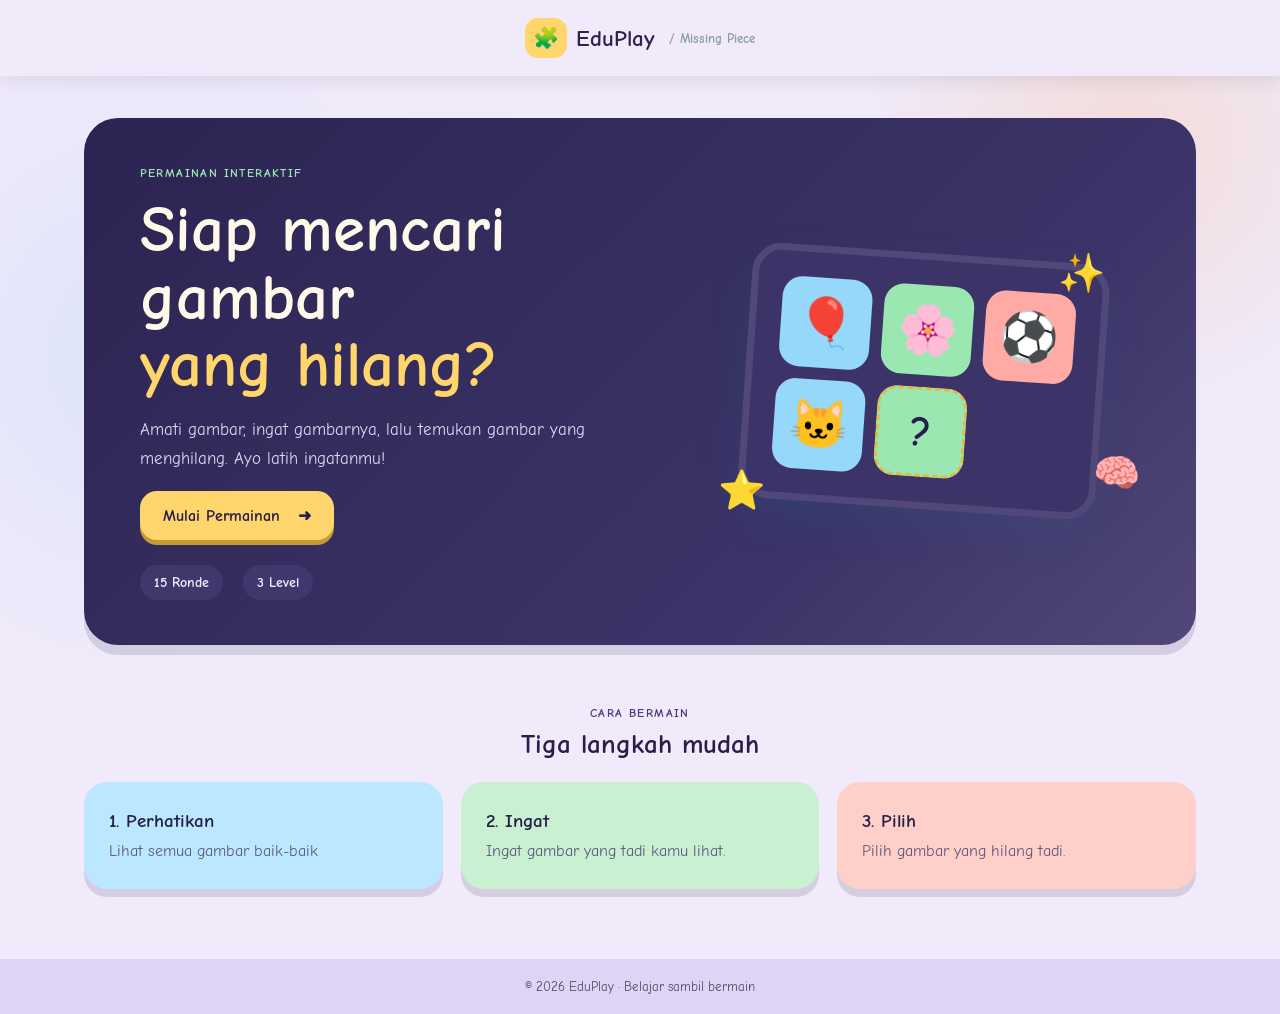
<file: index.html>
<!DOCTYPE html>
<html lang="id">
<head>
    <meta charset="UTF-8">
    <meta name="viewport" content="width=device-width, initial-scale=1.0">
    <title>EduPlay - Missing Piece</title>

    <link rel="preconnect" href="https://fonts.googleapis.com">
    <link rel="preconnect" href="https://fonts.gstatic.com" crossorigin>
    <link href="https://fonts.googleapis.com/css2?family=Comic+Neue:wght@400;700&display=swap" rel="stylesheet">

    <link rel="stylesheet" href="style.css">
</head>
<body>
  <header class="topbar">
    <div class="brand"><span class="brand-icon">🧩</span><span>EduPlay</span></div>
    <div class="brand-sub">/ Missing Piece</div>
  </header>

  <main>
    <section id="homePage" class="page active">
      <div class="hero">
        <div class="hero-copy">
          <span class="eyebrow">PERMAINAN INTERAKTIF</span>
          <h1>Siap mencari gambar<br><span>yang hilang?</span></h1>
          <p>Amati gambar, ingat gambarnya, lalu temukan gambar yang menghilang. Ayo latih ingatanmu!</p>
          <button class="primary-btn" id="startBtn">Mulai Permainan <span>➜</span></button>
          <div class="mini-facts"><span>15 Ronde</span><span>3 Level</span></div>
        </div>
        <div class="hero-art">
          <div class="art-card"><span>🎈</span><span>🌸</span><span>⚽</span><span>🐱</span><span class="missing">?</span></div>
          <div class="float f1">✨</div><div class="float f2">⭐</div><div class="float f3">🧠</div>
        </div>
      </div>

      <div class="section-heading"><span class="eyebrow">CARA BERMAIN</span><h2>Tiga langkah mudah</h2></div>
      <div class="steps">
        <article class="info-card"><h3>1. Perhatikan</h3><p>Lihat semua gambar baik-baik</p></article>
        <article class="info-card"><h3>2. Ingat</h3><p>Ingat gambar yang tadi kamu lihat.</p></article>
        <article class="info-card"><h3>3. Pilih</h3><p>Pilih gambar yang hilang tadi.</p></article>
      </div>
    </section>

    <section id="gamePage" class="page">
      <div class="game-heading">
        <div>
          <span class="eyebrow">PERMAINAN INTERAKTIF</span>
          <h1>Arena Missing Piece</h1>
          <p>Amati gambar dengan teliti, lalu temukan yang menghilang!</p>
        </div>
      </div>
      <div class="stage-line"><span id="stageLabel">LEVEL 1 · 4 OBJEK</span><span id="phaseLabel">FASE 1 · AMATI</span></div>

      <div class="game-card">
        <div class="instruction" id="instruction">Perhatikan semua benda berikut dan ingat baik-baik.</div>
        <div class="timer-wrap"><div class="timer-number" id="timerNumber">5</div><span id="timerCaption">Waktu untuk mengamati</span></div>
        <div class="object-grid" id="objectGrid"></div>
        <div id="answerArea" class="answer-area hidden">
          <h2>Gambar mana yang menghilang?</h2>
          <p>Pilih satu jawaban yang benar.</p>
          <div id="choiceGrid" class="choice-grid"></div>
        </div>
        <div id="feedback" class="feedback" aria-live="polite"></div>
        <div class="game-actions">
          <button id="nextBtn" class="primary-btn hidden">Ronde Berikutnya <span>➜</span></button>
          <button id="restartBtn" class="secondary-btn">Ulangi permainan</button>
        </div>
      </div>
      <p class="game-note">Tidak perlu terburu-buru. Amati gambar dengan tenang dan pilih jawabanmu.</p>
    </section>

    <section id="reportPage" class="page">
      <div class="report-hero">
        <div class="trophy">🏆</div>
        <span class="eyebrow">HASIL PETUALANGANMU</span>
        <h1 id="reportTitle">Rapor Permainan</h1>
        <p id="reportMessage">Selesaikan permainan untuk melihat hasilmu di sini.</p>
      </div>
      <div class="report-stats">
        <article class="stat-card"><small>TOTAL SKOR</small><strong id="finalScore">—</strong></article>
        <article class="stat-card"><small>AKURASI</small><strong id="accuracy">—</strong></article>
        <article class="stat-card"><small>JAWABAN BENAR</small><strong id="correctCount">—</strong></article>
        <article class="stat-card"><small>RATA-RATA RESPONS</small><strong id="avgTime">—</strong></article>
      </div>
      <div class="report-detail">
        <h2>Performa setiap level</h2>
        <div id="stageResults" class="stage-results">
          <p class="empty-report">Belum ada data permainan. Selesaikan 15 ronde untuk melihat laporan.</p>
        </div>
        <p class="report-disclaimer">Catatan: Rapor ini menggambarkan performa selama permainan, bukan diagnosis atau hasil tes psikologi terstandar.</p>
      </div>
      <div class="report-actions">
        <button class="primary-btn" id="playAgainBtn">Main Lagi</button>
        <button class="secondary-btn" id="printBtn">Cetak Rapor</button>
      </div>
    </section>
  </main>

  <footer>© 2026 EduPlay · Belajar sambil bermain</footer>
  <script src="script.js"></script>
</body>
</html>
</file>
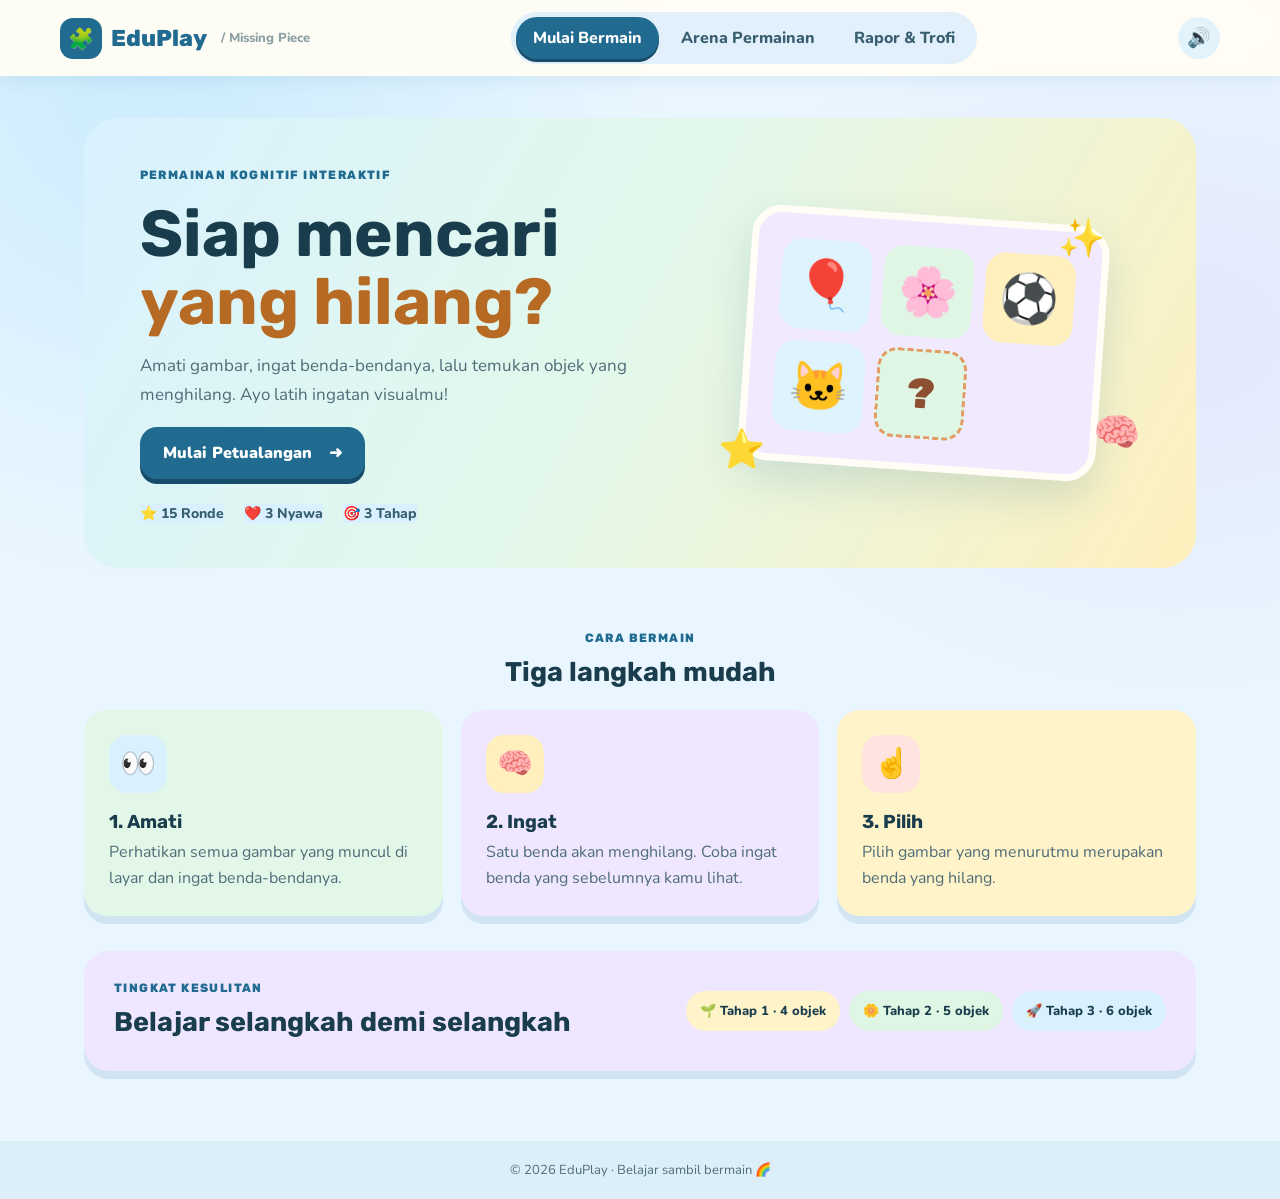
<file: eduplay_missing_piece/index.html>
<!DOCTYPE html>
<html lang="id">
<head>
  <meta charset="UTF-8">
  <meta name="viewport" content="width=device-width, initial-scale=1.0">
  <title>EduPlay — Missing Piece</title>
  <link rel="preconnect" href="https://fonts.googleapis.com">
  <link href="https://fonts.googleapis.com/css2?family=Nunito:wght@400;600;700;800;900&family=Rubik:wght@500;600;700;800;900&display=swap" rel="stylesheet">
  <link rel="stylesheet" href="style.css">
</head>
<body>
  <header class="topbar">
    <a class="brand" href="#" data-page="home"><span class="brand-icon">🧩</span><span>EduPlay</span></a>
    <div class="brand-sub">/ Missing Piece</div>
    <nav class="nav">
      <button class="nav-btn active" data-page="home">Mulai Bermain</button>
      <button class="nav-btn" data-page="game">Arena Permainan</button>
      <button class="nav-btn" data-page="report">Rapor & Trofi</button>
    </nav>
    <button class="sound-btn" id="soundToggle" title="Aktif/nonaktifkan suara">🔊</button>
  </header>

  <main>
    <section id="homePage" class="page active">
      <div class="hero">
        <div class="hero-copy">
          <span class="eyebrow">PERMAINAN KOGNITIF INTERAKTIF</span>
          <h1>Siap mencari<br><span>yang hilang?</span></h1>
          <p>Amati gambar, ingat benda-bendanya, lalu temukan objek yang menghilang. Ayo latih ingatan visualmu!</p>
          <button class="primary-btn" id="startBtn">Mulai Petualangan <span>➜</span></button>
          <div class="mini-facts"><span>⭐ 15 Ronde</span><span>❤️ 3 Nyawa</span><span>🎯 3 Tahap</span></div>
        </div>
        <div class="hero-art">
          <div class="art-card"><span>🎈</span><span>🌸</span><span>⚽</span><span>🐱</span><span class="missing">?</span></div>
          <div class="float f1">✨</div><div class="float f2">⭐</div><div class="float f3">🧠</div>
        </div>
      </div>

      <div class="section-heading"><span class="eyebrow">CARA BERMAIN</span><h2>Tiga langkah mudah</h2></div>
      <div class="steps">
        <article class="info-card"><div class="step-icon blue">👀</div><h3>1. Amati</h3><p>Perhatikan semua gambar yang muncul di layar dan ingat benda-bendanya.</p></article>
        <article class="info-card"><div class="step-icon yellow">🧠</div><h3>2. Ingat</h3><p>Satu benda akan menghilang. Coba ingat benda yang sebelumnya kamu lihat.</p></article>
        <article class="info-card"><div class="step-icon pink">☝️</div><h3>3. Pilih</h3><p>Pilih gambar yang menurutmu merupakan benda yang hilang.</p></article>
      </div>
      <div class="stage-preview">
        <div><span class="eyebrow">TINGKAT KESULITAN</span><h2>Belajar selangkah demi selangkah</h2></div>
        <div class="stage-chips"><span>🌱 Tahap 1 · 4 objek</span><span>🌼 Tahap 2 · 5 objek</span><span>🚀 Tahap 3 · 6 objek</span></div>
      </div>
    </section>

    <section id="gamePage" class="page">
      <div class="game-heading">
        <div><span class="eyebrow">SIMULATOR INTERAKTIF · 15 RONDE</span><h1>Arena Missing Piece</h1><p>Amati objek dengan teliti, lalu temukan yang menghilang!</p></div>
        <button class="secondary-btn" id="backHomeBtn">← Beranda</button>
      </div>
      <div class="hud">
        <div class="hud-item"><small>RONDE</small><strong id="roundLabel">1 / 15</strong></div>
        <div class="hud-item"><small>SKOR</small><strong id="scoreLabel">0</strong></div>
        <div class="hud-item"><small>NYAWA</small><strong id="lifeLabel">❤️ ❤️ ❤️</strong></div>
        <div class="hud-item"><small>STREAK</small><strong id="streakLabel">0 🔥</strong></div>
      </div>
      <div class="progress-track"><div id="progressBar"></div></div>
      <div class="stage-line"><span id="stageLabel">🌱 TAHAP 1 · DASAR</span><span id="phaseLabel">FASE 1 · AMATI</span></div>

      <div class="game-card">
        <div class="instruction" id="instruction">Perhatikan semua benda berikut dan ingat baik-baik, ya!</div>
        <div class="timer-wrap"><div class="timer-number" id="timerNumber">5</div><span id="timerCaption">Detik untuk mengamati</span></div>
        <div class="object-grid" id="objectGrid"></div>
        <div id="answerArea" class="answer-area hidden">
          <h2>Benda mana yang menghilang?</h2>
          <p>Pilih satu jawaban yang benar.</p>
          <div id="choiceGrid" class="choice-grid"></div>
        </div>
        <div id="feedback" class="feedback" aria-live="polite"></div>
        <div class="game-actions">
          <button id="nextBtn" class="primary-btn hidden">Lanjutkan <span>➜</span></button>
          <button id="restartBtn" class="secondary-btn">Ulangi permainan</button>
        </div>
      </div>
      <p class="game-note">💡 Tidak perlu terburu-buru. Amati gambar dengan tenang dan pilih jawabanmu.</p>
    </section>

    <section id="reportPage" class="page">
      <div class="report-hero">
        <div class="trophy">🏆</div>
        <span class="eyebrow">HASIL PETUALANGANMU</span>
        <h1 id="reportTitle">Rapor Permainan</h1>
        <p id="reportMessage">Selesaikan permainan untuk melihat hasilmu di sini.</p>
      </div>
      <div class="report-stats">
        <article class="stat-card"><span>⭐</span><small>TOTAL SKOR</small><strong id="finalScore">—</strong></article>
        <article class="stat-card"><span>🎯</span><small>AKURASI</small><strong id="accuracy">—</strong></article>
        <article class="stat-card"><span>✅</span><small>JAWABAN BENAR</small><strong id="correctCount">—</strong></article>
        <article class="stat-card"><span>⏱️</span><small>RATA-RATA RESPONS</small><strong id="avgTime">—</strong></article>
      </div>
      <div class="report-detail">
        <h2>Performa setiap tahap</h2>
        <div id="stageResults" class="stage-results">
          <p class="empty-report">Belum ada data permainan. Selesaikan 15 ronde untuk melihat laporan.</p>
        </div>
        <p class="report-disclaimer">Catatan: Rapor ini menggambarkan performa selama permainan, bukan diagnosis atau hasil tes psikologi terstandar.</p>
      </div>
      <div class="report-actions"><button class="primary-btn" id="playAgainBtn">Main Lagi ↻</button><button class="secondary-btn" id="printBtn">Cetak Rapor 🖨️</button></div>
    </section>
  </main>

  <footer>© 2026 EduPlay · Belajar sambil bermain 🌈</footer>
  <script src="script.js"></script>
</body>
</html>
</file>
<file: style.css>
*{box-sizing:border-box} :root{--blue:#087b91;--cyan:#dff7fb;--yellow:#ffcf58;--pink:#ff7892;--ink:#18343c;--muted:#657b80;--paper:#f5fbfc;--white:#fff;--green:#2eaa79;--shadow:0 8px 0 rgba(15,95,112,.12)} body{margin:0;background:var(--paper);color:var(--ink);font-family:Nunito, sans-serif}button{font:inherit;cursor:pointer;border:0}.topbar{height:76px;background:#ffffffed;backdrop-filter:blur(10px);display:flex;align-items:center;padding:0 max(calc((100% - 1160px)/2),24px);gap:14px;position:sticky;top:0;z-index:10;box-shadow:0 3px 18px #0b64700d}.brand{display:flex;align-items:center;gap:9px;text-decoration:none;font:800 23px Rubik;color:var(--blue)}.brand-icon{background:var(--blue);color:white;border-radius:13px;padding:8px;font-size:21px}.brand-sub{color:#8ba0a4;font-weight:800;font-size:13px}.nav{margin:auto;display:flex;gap:5px;background:#eef5f6;padding:5px;border-radius:30px}.nav-btn{padding:10px 17px;border-radius:24px;background:transparent;color:#61777b;font-weight:800}.nav-btn.active{background:var(--blue);color:white;box-shadow:0 3px 0 #075366}.sound-btn{background:#e9f3f5;border-radius:50%;width:42px;height:42px;font-size:19px}.page{display:none;max-width:1160px;margin:auto;padding:42px 24px 70px;min-height:calc(100vh - 130px)}.page.active{display:block}.hero{display:grid;grid-template-columns:1.1fr .9fr;align-items:center;gap:40px;padding:45px 5%;background:linear-gradient(120deg,#e0f8fb,#f5faff 65%,#fff4d5);border-radius:34px;overflow:hidden}.eyebrow{font:800 12px Rubik;letter-spacing:1.4px;color:var(--blue)}h1,h2,h3{font-family:Rubik,sans-serif}.hero h1{font-size:clamp(40px,6vw,65px);line-height:1.04;margin:15px 0;color:#163b45}.hero h1 span{color:#ed9f24}.hero-copy p,.game-heading p{font-size:17px;line-height:1.7;color:var(--muted);max-width:490px}.primary-btn{background:var(--blue);color:white;padding:15px 23px;border-radius:17px;font-weight:900;box-shadow:0 5px 0 #075366;transition:.15s}.primary-btn:hover{transform:translateY(-2px);filter:brightness(1.06)}.primary-btn:active{transform:translateY(3px);box-shadow:0 2px 0 #075366}.primary-btn span{margin-left:12px}.mini-facts{display:flex;gap:20px;margin-top:25px;color:#59757b;font-weight:800;font-size:14px}.hero-art{position:relative;min-height:280px;display:grid;place-items:center}.art-card{background:white;border:7px solid #fff;border-radius:30px;box-shadow:0 18px 40px #0b71801c;display:grid;grid-template-columns:repeat(3,90px);gap:12px;padding:25px;transform:rotate(4deg)}.art-card span{width:90px;height:90px;border-radius:20px;background:#eaf8fa;display:grid;place-items:center;font-size:48px}.art-card .missing{background:#fff0bd;color:#bd8515;font:900 42px Rubik;border:3px dashed #edbd45}.float{position:absolute;font-size:38px}.f1{top:10px;right:35px}.f2{bottom:8px;left:10px}.f3{right:0;bottom:25px}.section-heading{text-align:center;margin:58px 0 22px}.section-heading h2,.stage-preview h2{margin:8px 0;font-size:27px}.steps{display:grid;grid-template-columns:repeat(3,1fr);gap:18px}.info-card{background:white;border-radius:23px;padding:25px;box-shadow:var(--shadow)}.step-icon{width:58px;height:58px;border-radius:18px;display:grid;place-items:center;font-size:29px}.blue{background:#dff7fb}.yellow{background:#fff2c9}.pink{background:#ffe5eb}.info-card h3{margin:18px 0 7px}.info-card p{color:var(--muted);line-height:1.6;margin:0}.stage-preview{margin-top:35px;background:#fff;border-radius:25px;padding:25px 30px;display:flex;align-items:center;justify-content:space-between;gap:20px;box-shadow:var(--shadow)}.stage-chips{display:flex;flex-wrap:wrap;gap:9px}.stage-chips span{background:#eff8f8;padding:11px 14px;border-radius:30px;font-weight:800;font-size:13px}.game-heading{display:flex;align-items:center;justify-content:space-between;gap:20px}.game-heading h1{font-size:34px;margin:8px 0}.game-heading p{margin:0}.secondary-btn{background:#e8f2f4;color:#24515b;padding:13px 18px;border-radius:14px;font-weight:900}.hud{display:grid;grid-template-columns:repeat(4,1fr);gap:12px;margin:25px 0 14px}.hud-item{background:white;border-radius:16px;padding:13px 17px;box-shadow:0 4px 0 #e1edef}.hud-item small,.stat-card small{display:block;color:#819397;font-size:11px;font-weight:900;letter-spacing:1px}.hud-item strong{font:800 20px Rubik;display:block;margin-top:5px}.progress-track{height:11px;background:#dfebed;border-radius:20px;overflow:hidden}.progress-track div{height:100%;width:0;background:linear-gradient(90deg,#1aa6bb,#ffca55);border-radius:20px;transition:width .3s}.stage-line{display:flex;justify-content:space-between;margin:18px 2px 12px;color:var(--blue);font-size:12px;font-weight:900;letter-spacing:1px}.game-card{background:white;border-radius:28px;padding:27px;box-shadow:0 8px 0 #dcebed;text-align:center}.instruction{font:700 19px Rubik;margin:0 auto 15px}.timer-wrap{display:flex;align-items:center;justify-content:center;gap:9px;color:#748a8f;font-size:13px;font-weight:800;margin-bottom:18px}.timer-number{background:#fff0c5;color:#9b6c00;font:900 18px Rubik;border-radius:50%;width:36px;height:36px;display:grid;place-items:center}.object-grid{display:flex;justify-content:center;flex-wrap:wrap;gap:14px;min-height:125px;align-items:center}.object-tile{width:112px;height:112px;border-radius:23px;background:#eaf8fa;display:grid;place-items:center;font-size:56px;border:3px solid #d8f0f3;animation:pop .25s ease}.object-tile.missing-tile{background:#fff5d9;border:3px dashed #e9bd4c;color:#b77b0b;font:900 42px Rubik}.answer-area{margin-top:24px}.answer-area h2{font-size:22px;margin:0 0 4px}.answer-area p{color:var(--muted);margin:0 0 17px}.choice-grid{display:flex;justify-content:center;flex-wrap:wrap;gap:12px}.choice-btn{width:92px;height:92px;border-radius:20px;background:#eff8f9;border:3px solid transparent;font-size:44px;transition:.15s}.choice-btn:hover{border-color:#45b4c2;transform:translateY(-3px)}.choice-btn:disabled{cursor:default;opacity:.75}.choice-btn.correct{background:#dff8eb;border-color:#45bd84}.choice-btn.wrong{background:#ffe4e9;border-color:#ed8296}.feedback{min-height:28px;margin:17px 0 0;font-weight:900;font-size:17px}.feedback.good{color:#16865b}.feedback.bad{color:#d34b66}.game-actions{display:flex;justify-content:center;gap:12px;margin-top:12px}.hidden{display:none!important}.game-note{text-align:center;color:#74898e;font-size:13px;margin-top:20px}.report-hero{text-align:center;padding:35px 15px 25px}.trophy{font-size:68px}.report-hero h1{font-size:38px;margin:8px}.report-hero p{color:var(--muted)}.report-stats{display:grid;grid-template-columns:repeat(4,1fr);gap:14px}.stat-card{background:white;padding:22px;border-radius:20px;box-shadow:var(--shadow)}.stat-card>span{font-size:28px}.stat-card small{margin-top:12px}.stat-card strong{display:block;font:900 29px Rubik;margin-top:7px;color:var(--blue)}.report-detail{background:white;border-radius:24px;padding:25px;margin-top:25px;box-shadow:var(--shadow)}.report-detail h2{margin-top:0}.stage-results{display:grid;grid-template-columns:repeat(3,1fr);gap:12px}.stage-result{background:#eff8f9;padding:17px;border-radius:16px}.stage-result strong{font:800 18px Rubik}.stage-result p{color:var(--muted);margin:7px 0 0}.report-disclaimer{font-size:12px;color:#7d9094;line-height:1.5;margin:20px 0 0}.empty-report{text-align:center;color:var(--muted);grid-column:1/-1;padding:20px}.report-actions{display:flex;justify-content:center;gap:12px;margin-top:25px}footer{text-align:center;padding:20px;color:#82969a;font-size:13px;background:#edf6f7}@keyframes pop{from{transform:scale(.8);opacity:.3}to{transform:scale(1);opacity:1}}@media(max-width:760px){.topbar{height:auto;min-height:70px;padding:12px 16px;flex-wrap:wrap}.brand{font-size:20px}.brand-sub{display:none}.nav{order:3;width:100%;justify-content:center}.nav-btn{font-size:12px;padding:9px 11px}.page{padding:25px 16px 50px}.hero{grid-template-columns:1fr;padding:30px 22px}.hero-art{min-height:220px}.art-card{grid-template-columns:repeat(3,65px);padding:17px;gap:8px}.art-card span{width:65px;height:65px;font-size:36px}.steps{grid-template-columns:1fr}.stage-preview{display:block}.stage-chips{margin-top:15px}.hud{grid-template-columns:repeat(2,1fr)}.game-card{padding:20px 12px}.object-tile{width:76px;height:76px;font-size:39px}.choice-btn{width:70px;height:70px;font-size:35px}.report-stats{grid-template-columns:repeat(2,1fr)}.stage-results{grid-template-columns:1fr}.game-heading{align-items:flex-start}.game-heading h1{font-size:27px}.game-heading p{font-size:14px}.secondary-btn{white-space:nowrap}.mini-facts{gap:10px;font-size:12px}}@media print{.topbar,footer,.report-actions{display:none!important}.page{display:none!important}.page#reportPage{display:block!important}.report-detail,.stat-card{box-shadow:none;border:1px solid #ddd}}

/* Revisi tampilan berdasarkan masukan */
.topbar .sound-btn{font-size:12px;font-weight:800;padding:0 12px;width:auto;border-radius:20px}
.steps .info-card{padding-top:24px}
.info-card h3{margin-top:4px}
.game-heading{justify-content:center;text-align:center;margin:8px auto 26px}
.game-heading>div{max-width:760px}
.game-heading p{margin-left:auto;margin-right:auto}
.game-heading .secondary-btn{display:none}
.stage-line{max-width:900px;margin:18px auto 12px}
.game-card{max-width:980px;margin:0 auto}
.object-grid{gap:13px}
.object-tile{width:clamp(78px,11vw,120px);height:clamp(78px,11vw,120px);padding:7px;overflow:hidden}
.object-tile img{display:block;width:100%;height:100%;object-fit:contain;border-radius:15px}
.object-tile.missing-tile{font-size:42px}
.choice-grid{gap:14px}
.choice-btn{width:clamp(76px,10vw,106px);height:clamp(76px,10vw,106px);padding:6px;overflow:hidden}
.choice-btn img{width:100%;height:100%;object-fit:contain;border-radius:13px;display:block}
.choice-btn.correct{background:#dff8eb;border-color:#45bd84}
.choice-btn.wrong{background:#ffe4e9;border-color:#ed8296}
#homePage .stage-preview{display:none!important}
#gamePage .hud,#gamePage .progress-track{display:none!important}
@media(max-width:760px){
 .game-heading{justify-content:center;text-align:center}
 .game-heading h1{font-size:29px}
 .object-tile{width:76px;height:76px}
 .choice-btn{width:72px;height:72px}
}


/* ===== Revisi EduPlay berdasarkan masukan terbaru ===== */
.topbar {
  justify-content: center;
}
.topbar .nav,
.topbar .sound-btn {
  display: none !important;
}
.brand {
  margin-right: 0;
}
.mini-facts span {
  background: #eaf6f7;
  padding: 9px 14px;
  border-radius: 22px;
}
.game-heading {
  display: flex;
  justify-content: center;
  text-align: center;
  margin: 8px auto 26px;
}
.game-heading > div {
  width: 100%;
  max-width: 800px;
}
.game-heading p {
  margin-left: auto;
  margin-right: auto;
}
.stage-line {
  max-width: 980px;
  margin: 18px auto 12px;
}
.game-card {
  max-width: 1050px;
  margin: 0 auto;
}
.object-grid {
   display: flex;
   flex-wrap: wrap;
   justify-content: center;
   align-items: center;
   gap: 12px;
   width: 100%;
   max-width: 850px;
   margin: 20px auto;
   min-height: 100px;
}

.object-tile {
    width: 110px;
    height: 110px;
    flex: 0 0 110px;
    aspect-ratio: 1 / 1;
    padding: 7px;
    display: flex;
    justify-content: center;
    align-items: center;
    overflow: hidden;
}

.object-tile img {
  width: 100%;
  height: 100%;
  object-fit: contain;
  background: transparent;
}

.object-tile img,
.choice-btn img {
  display: block;
  width: 100%;
  height: 100%;
  object-fit: contain;
  border-radius: 14px;
}
.object-tile.missing-tile {
  display: grid;
  place-items: center;
}
.choice-grid {
  display: flex;
  justify-content: center;
  align-items: center;
  flex-wrap: wrap;
  gap: 14px;
}
.choice-btn {
  width: 100px;
  height: 100px;
  padding: 7px;
  display: flex;
  align-items: center;
  justify-content: center;
  overflow: hidden;
}
.stat-card > span {
  display: none !important;
}
.stat-card small {
  margin-top: 0;
}
@media (max-width: 760px) {
  .topbar {
    min-height: 64px;
    height: auto;
    padding: 12px 16px;
  }
  .object-tile {
    width: 100%;
    height: auto;
  }
  .choice-btn {
    width: 76px;
    height: 76px;
  }
  .game-heading {
    justify-content: center;
    text-align: center;
  }
  .report-stats {
    grid-template-columns: repeat(2, minmax(0, 1fr));
  }
}
/* EduPlay — Pastel Playground theme */
:root {
  --blue: #216b91;
  --cyan: #dff3fc;
  --yellow: #ffe17a;
  --pink: #ffaaa5;
  --ink: #193d4c;
  --muted: #4f6d78;
  --paper: #eaf6ff;
  --white: #fffdf5;
  --green: #21815b;
  --shadow: 0 8px 0 rgba(33, 107, 145, .13);
  --sky: #8ed8f8;
  --mint: #9be7b1;
  --coral: #ffaaa5;
  --lavender: #c9b6f2;
}

body {
  background:
    radial-gradient(ellipse at 12% 5%, rgba(142, 216, 248, .34), transparent 32rem),
    radial-gradient(ellipse at 92% 28%, rgba(201, 182, 242, .22), transparent 30rem),
    var(--paper);
  color: var(--ink);
}
.topbar {
  background: rgba(255, 253, 245, .96);
  box-shadow: 0 3px 18px rgba(33, 107, 145, .10);
}
.brand { color: var(--blue); }
.brand-icon { background: var(--blue); }
.nav { background: #e1f0fb; }
.nav-btn { color: #385e70; }
.nav-btn.active { background: var(--blue); box-shadow: 0 3px 0 #174d6a; }
.sound-btn, .secondary-btn { background: #e3f3fb; color: #234f65; }

.hero {
  background: linear-gradient(120deg, #d9f2ff 0%, #e2f8eb 48%, #fff0bd 100%);
}
.eyebrow { color: var(--blue); }
.hero h1 { color: #193d4c; }
.hero h1 span { color: #b76a24; }
.hero-copy p, .game-heading p { color: var(--muted); }
.primary-btn { background: var(--blue); box-shadow: 0 5px 0 #174d6a; }
.primary-btn:active { box-shadow: 0 2px 0 #174d6a; }
.mini-facts { color: #385e70; }
.mini-facts span { background: #d9f1ff; }

.art-card {
  background: #f1eaff;
  border-color: #fffdf5;
  box-shadow: 0 18px 40px rgba(33, 107, 145, .16);
}
.art-card span { background: #dff3fc; }
.art-card span:nth-child(3n + 2) { background: #dff6e5; }
.art-card span:nth-child(3n) { background: #fff0bd; }
.art-card .missing {
  background: #ffe3df;
  color: #8e4e31;
  border-color: #e39a63;
}
.blue, .step-icon.blue { background: #d9f1ff; }
.yellow, .step-icon.yellow { background: #fff0bd; }
.pink, .step-icon.pink { background: #ffe3df; }
.info-card { background: #e2f7e8; box-shadow: var(--shadow); }
.steps .info-card:nth-child(3n + 2) { background: #eee7ff; }
.steps .info-card:nth-child(3n) { background: #fff3c9; }
.info-card p, .stage-preview p { color: var(--muted); }
.stage-preview { background: #eee7ff; box-shadow: var(--shadow); }
.stage-chips span { background: #fff3c9; }
.stage-chips span:nth-child(3n + 2) { background: #dff6e5; }
.stage-chips span:nth-child(3n) { background: #d9f1ff; }

.hud-item { background: #fffdf5; box-shadow: 0 4px 0 #d4e8f1; }
.hud-item:nth-child(4n + 1) { background: #e1f3ff; }
.hud-item:nth-child(4n + 2) { background: #e3f7e8; }
.hud-item:nth-child(4n + 3) { background: #fff3c9; }
.hud-item:nth-child(4n) { background: #eee7ff; }
.hud-item small, .stat-card small { color: #4c6875; }
.progress-track { background: #d7eaf4; }
.progress-track div { background: linear-gradient(90deg, #49a9d1, #77c995, #f0c64f); }
.stage-line { color: var(--blue); }

.game-card {
  background: linear-gradient(145deg, #f1fff4, #fffdf5 72%);
  box-shadow: 0 8px 0 #cfe8df;
}
.timer-wrap { color: #4f6d78; }
.timer-number { background: #ffe17a; color: #654900; }
.object-tile { background: #dff3fc; border-color: #b8e4f4; }
.object-grid .object-tile:nth-child(3n + 2) {
  background: #e2f7e8;
  border-color: #b8e3c4;
}
.object-grid .object-tile:nth-child(3n) {
  background: #eee7ff;
  border-color: #d1c1f0;
}
.object-tile.missing-tile {
  background: #fff0bd;
  border-color: #d5a942;
  color: #765300;
}
.answer-area p, .game-note { color: var(--muted); }
.choice-btn { background: #dff3fc; color: var(--ink); }
.choice-grid .choice-btn:nth-child(3n + 2) { background: #e2f7e8; }
.choice-grid .choice-btn:nth-child(3n) { background: #eee7ff; }
.choice-btn:hover { border-color: #398db2; }
.choice-btn:disabled { opacity: .82; }
.choice-btn.correct { background: #ccefd7; border-color: #32885c; }
.choice-btn.wrong { background: #ffe0dc; border-color: #c85e58; }
.feedback.good { color: #176b49; }
.feedback.bad { color: #a73d45; }

.report-hero { color: var(--ink); }
.report-hero p, .report-disclaimer, .empty-report { color: var(--muted); }
.stat-card { background: #dff3fc; box-shadow: var(--shadow); }
.report-stats .stat-card:nth-child(4n + 2) { background: #e2f7e8; }
.report-stats .stat-card:nth-child(4n + 3) { background: #fff3c9; }
.report-stats .stat-card:nth-child(4n) { background: #eee7ff; }
.stat-card strong { color: var(--blue); }
.report-detail { background: #fffdf5; box-shadow: var(--shadow); }
.stage-result { background: #e1f3ff; }
.stage-results .stage-result:nth-child(3n + 2) { background: #e3f7e8; }
.stage-results .stage-result:nth-child(3n) { background: #eee7ff; }
footer { background: #dceef7; color: #4f6d78; }
button:focus-visible { outline: 3px solid #8b69c5; outline-offset: 3px; }

/* Palet EduPlay dibuat lebih jelas pada pratinjau */
:root {
  --blue: #176287;
  --ink: #17384a;
  --muted: #405f6e;
  --paper: #dff1ff;
}
body {
  background: linear-gradient(135deg, #dff1ff 0%, #e7ddff 55%, #fff0bf 100%);
}
.topbar { background: #c9f1dc; }
.hero {
  background: linear-gradient(120deg, #a9e2ff 0%, #b9efc8 48%, #ffe188 100%);
}
.art-card { background: #e1d5ff; }
.art-card span { background: #bfe9ff; }
.art-card span:nth-child(3n + 2) { background: #bfecc9; }
.art-card span:nth-child(3n) { background: #ffe18b; }
.info-card { background: #bfecc9; }
.steps .info-card:nth-child(3n + 2) { background: #d9ccff; }
.steps .info-card:nth-child(3n) { background: #ffe69d; }
.stage-preview { background: #d9ccff; }
.hud-item:nth-child(4n + 1) { background: #bfe9ff; }
.hud-item:nth-child(4n + 2) { background: #bfecc9; }
.hud-item:nth-child(4n + 3) { background: #ffe69d; }
.hud-item:nth-child(4n) { background: #d9ccff; }
.game-card { background: #d8f2ff; }
.object-tile { background: #bfe9ff; border-color: #7cc7eb; }
.object-grid .object-tile:nth-child(3n + 2) { background: #bfecc9; border-color: #7dce91; }
.object-grid .object-tile:nth-child(3n) { background: #d9ccff; border-color: #a995e8; }
.object-tile.missing-tile { background: #ffe69d; border-color: #c99723; }
.choice-btn { background: #bfe9ff; }
.choice-grid .choice-btn:nth-child(3n + 2) { background: #bfecc9; }
.choice-grid .choice-btn:nth-child(3n) { background: #d9ccff; }
.choice-btn.correct { background: #b5e8c2; border-color: #25834e; }
.choice-btn.wrong { background: #ffd1ca; border-color: #b84e48; }
.stat-card { background: #bfe9ff; }
.report-stats .stat-card:nth-child(4n + 2) { background: #bfecc9; }
.report-stats .stat-card:nth-child(4n + 3) { background: #ffe69d; }
.report-stats .stat-card:nth-child(4n) { background: #d9ccff; }
.report-detail { background: #e1d5ff; }
.stage-result { background: #bfe9ff; }
.stage-results .stage-result:nth-child(3n + 2) { background: #bfecc9; }
.stage-results .stage-result:nth-child(3n) { background: #d9ccff; }
footer { background: #cbe5f3; }

/* Tema terpilih: Arcade Pelangi */
:root {
  --blue: #4b3b83;
  --cyan: #bce8ff;
  --yellow: #ffd66b;
  --pink: #ffaaa5;
  --ink: #251f49;
  --muted: #5e577c;
  --paper: #f0eafa;
  --white: #fffaff;
  --green: #25834e;
  --shadow: 0 8px 0 rgba(43, 36, 82, .14);
}
body {
  background:
    radial-gradient(circle at 88% 14%, rgba(255, 167, 92, .20), transparent 17rem),
    radial-gradient(circle at 12% 35%, rgba(131, 200, 255, .18), transparent 20rem),
    var(--paper);
  color: var(--ink);
}
.topbar {
  background: rgba(240, 234, 250, .96);
  box-shadow: 0 3px 18px rgba(43, 36, 82, .12);
}
.brand { color: #2b2452; }
.brand-icon { color: #2b2452; background: #ffd66b; }
.nav { background: transparent; border: 1px solid #d7c9ef; }
.nav-btn { color: #5e577c; }
.nav-btn.active { color: #291f50; background: #ffd66b; box-shadow: 0 3px 0 #c39a36; }
.sound-btn, .secondary-btn { color: #302751; background: #d9ccff; }
.hero {
  background: linear-gradient(135deg, #2b2452 0%, #3c3468 70%, #514779 100%);
  box-shadow: 0 10px 0 rgba(43, 36, 82, .14);
}
.hero .eyebrow { color: #9be7b1; }
.hero h1 { color: #fff9e9; }
.hero h1 span { color: #ffd66b; }
.hero-copy p { color: #e0d8f5; }
.primary-btn {
  color: #251f49;
  background: #ffd66b;
  box-shadow: 0 5px 0 #c39a36;
}
.primary-btn:active { box-shadow: 0 2px 0 #c39a36; }
.mini-facts { color: #f4eaff; }
.mini-facts span { background: #40386d; }
.art-card { background: #3c3468; border-color: #514779; }
.art-card span { background: #95d8fa; }
.art-card span:nth-child(3n + 2) { background: #9be7b1; }
.art-card span:nth-child(3n) { background: #ffaaa5; }
.art-card .missing { color: #251f49; background: #ffd66b; border-color: #e6b848; }
.blue, .step-icon.blue { background: #bce8ff; }
.yellow, .step-icon.yellow { background: #ffe3a0; }
.pink, .step-icon.pink { background: #ffd0c9; }
.info-card { background: #bce8ff; box-shadow: var(--shadow); }
.steps .info-card:nth-child(3n + 2) { background: #c8f0d1; }
.steps .info-card:nth-child(3n) { background: #ffd0c9; }
.stage-preview { background: #ded5f5; box-shadow: var(--shadow); }
.stage-chips span { color: #302751; background: #bce8ff; }
.stage-chips span:nth-child(3n + 2) { background: #c8f0d1; }
.stage-chips span:nth-child(3n) { background: #ffe3a0; }
.hud-item { background: #fffaff; box-shadow: 0 4px 0 #d7c9ef; }
.hud-item:nth-child(4n + 1) { background: #bce8ff; }
.hud-item:nth-child(4n + 2) { background: #c8f0d1; }
.hud-item:nth-child(4n + 3) { background: #ffe3a0; }
.hud-item:nth-child(4n) { background: #ded5f5; }
.hud-item small, .stat-card small { color: #514a70; }
.progress-track { background: #d9cfea; }
.progress-track div { background: linear-gradient(90deg, #95d8fa, #9be7b1, #ffd66b); }
.stage-line { color: #4b3b83; }
.game-card {
  color: #fff9e9;
  background: #2b2452;
  box-shadow: 0 8px 0 #1d193a;
}
.game-card .instruction, .game-card .answer-area h2 { color: #fff9e9; }
.game-card .timer-wrap, .game-card .answer-area p { color: #e0d8f5; }
.timer-number { color: #251f49; background: #ffd66b; }
.object-tile { background: #95d8fa; border-color: #73c2e9; }
.object-grid .object-tile:nth-child(3n + 2) { background: #9be7b1; border-color: #6ec989; }
.object-grid .object-tile:nth-child(3n) { background: #ffaaa5; border-color: #e47f7a; }
.object-tile.missing-tile { color: #ffd66b; background: #514779; border-color: #ffd66b; }
.choice-btn { color: #251f49; background: #95d8fa; }
.choice-grid .choice-btn:nth-child(3n + 2) { background: #9be7b1; }
.choice-grid .choice-btn:nth-child(3n) { background: #ffaaa5; }
.choice-btn:hover { border-color: #ffd66b; }
.choice-btn.correct { color: #173d2a; background: #9be7b1; border-color: #25834e; }
.choice-btn.wrong { color: #542a36; background: #ffaaa5; border-color: #b84e48; }
.feedback.good { color: #9be7b1; }
.feedback.bad { color: #ffaaa5; }
.game-note { color: #5e577c; }
.stat-card { background: #bce8ff; box-shadow: var(--shadow); }
.report-stats .stat-card:nth-child(4n + 2) { background: #c8f0d1; }
.report-stats .stat-card:nth-child(4n + 3) { background: #ffe3a0; }
.report-stats .stat-card:nth-child(4n) { background: #ded5f5; }
.stat-card strong { color: #4b3b83; }
.report-detail { color: #fff9e9; background: #2b2452; box-shadow: var(--shadow); }
.report-detail h2 { color: #fff9e9; }
.stage-result { color: #251f49; background: #bce8ff; }
.stage-results .stage-result:nth-child(3n + 2) { background: #c8f0d1; }
.stage-results .stage-result:nth-child(3n) { background: #ded5f5; }
.stage-result p, .report-disclaimer { color: #e0d8f5; }
.report-hero p, .empty-report { color: #5e577c; }
footer { color: #4e476b; background: #ded5f5; }
button:focus-visible { outline-color: #6c57b4; }
.report-detail .stage-result p { color: #514a70; }
.report-detail .report-disclaimer, .report-detail .empty-report { color: #e0d8f5; }

/* FONT COMIC NEUE */
* {
    font-family: 'Comic Neue', cursive !important;
}

body {
    font-weight: 400;
}

h1, h2, h3, h4, button {
    font-weight: 700;
}
</file>
<file: eduplay_missing_piece/style.css>
*{box-sizing:border-box} :root{--blue:#087b91;--cyan:#dff7fb;--yellow:#ffcf58;--pink:#ff7892;--ink:#18343c;--muted:#657b80;--paper:#f5fbfc;--white:#fff;--green:#2eaa79;--shadow:0 8px 0 rgba(15,95,112,.12)} body{margin:0;background:var(--paper);color:var(--ink);font-family:Nunito, sans-serif}button{font:inherit;cursor:pointer;border:0}.topbar{height:76px;background:#ffffffed;backdrop-filter:blur(10px);display:flex;align-items:center;padding:0 max(calc((100% - 1160px)/2),24px);gap:14px;position:sticky;top:0;z-index:10;box-shadow:0 3px 18px #0b64700d}.brand{display:flex;align-items:center;gap:9px;text-decoration:none;font:800 23px Rubik;color:var(--blue)}.brand-icon{background:var(--blue);color:white;border-radius:13px;padding:8px;font-size:21px}.brand-sub{color:#8ba0a4;font-weight:800;font-size:13px}.nav{margin:auto;display:flex;gap:5px;background:#eef5f6;padding:5px;border-radius:30px}.nav-btn{padding:10px 17px;border-radius:24px;background:transparent;color:#61777b;font-weight:800}.nav-btn.active{background:var(--blue);color:white;box-shadow:0 3px 0 #075366}.sound-btn{background:#e9f3f5;border-radius:50%;width:42px;height:42px;font-size:19px}.page{display:none;max-width:1160px;margin:auto;padding:42px 24px 70px;min-height:calc(100vh - 130px)}.page.active{display:block}.hero{display:grid;grid-template-columns:1.1fr .9fr;align-items:center;gap:40px;padding:45px 5%;background:linear-gradient(120deg,#e0f8fb,#f5faff 65%,#fff4d5);border-radius:34px;overflow:hidden}.eyebrow{font:800 12px Rubik;letter-spacing:1.4px;color:var(--blue)}h1,h2,h3{font-family:Rubik,sans-serif}.hero h1{font-size:clamp(40px,6vw,65px);line-height:1.04;margin:15px 0;color:#163b45}.hero h1 span{color:#ed9f24}.hero-copy p,.game-heading p{font-size:17px;line-height:1.7;color:var(--muted);max-width:490px}.primary-btn{background:var(--blue);color:white;padding:15px 23px;border-radius:17px;font-weight:900;box-shadow:0 5px 0 #075366;transition:.15s}.primary-btn:hover{transform:translateY(-2px);filter:brightness(1.06)}.primary-btn:active{transform:translateY(3px);box-shadow:0 2px 0 #075366}.primary-btn span{margin-left:12px}.mini-facts{display:flex;gap:20px;margin-top:25px;color:#59757b;font-weight:800;font-size:14px}.hero-art{position:relative;min-height:280px;display:grid;place-items:center}.art-card{background:white;border:7px solid #fff;border-radius:30px;box-shadow:0 18px 40px #0b71801c;display:grid;grid-template-columns:repeat(3,90px);gap:12px;padding:25px;transform:rotate(4deg)}.art-card span{width:90px;height:90px;border-radius:20px;background:#eaf8fa;display:grid;place-items:center;font-size:48px}.art-card .missing{background:#fff0bd;color:#bd8515;font:900 42px Rubik;border:3px dashed #edbd45}.float{position:absolute;font-size:38px}.f1{top:10px;right:35px}.f2{bottom:8px;left:10px}.f3{right:0;bottom:25px}.section-heading{text-align:center;margin:58px 0 22px}.section-heading h2,.stage-preview h2{margin:8px 0;font-size:27px}.steps{display:grid;grid-template-columns:repeat(3,1fr);gap:18px}.info-card{background:white;border-radius:23px;padding:25px;box-shadow:var(--shadow)}.step-icon{width:58px;height:58px;border-radius:18px;display:grid;place-items:center;font-size:29px}.blue{background:#dff7fb}.yellow{background:#fff2c9}.pink{background:#ffe5eb}.info-card h3{margin:18px 0 7px}.info-card p{color:var(--muted);line-height:1.6;margin:0}.stage-preview{margin-top:35px;background:#fff;border-radius:25px;padding:25px 30px;display:flex;align-items:center;justify-content:space-between;gap:20px;box-shadow:var(--shadow)}.stage-chips{display:flex;flex-wrap:wrap;gap:9px}.stage-chips span{background:#eff8f8;padding:11px 14px;border-radius:30px;font-weight:800;font-size:13px}.game-heading{display:flex;align-items:center;justify-content:space-between;gap:20px}.game-heading h1{font-size:34px;margin:8px 0}.game-heading p{margin:0}.secondary-btn{background:#e8f2f4;color:#24515b;padding:13px 18px;border-radius:14px;font-weight:900}.hud{display:grid;grid-template-columns:repeat(4,1fr);gap:12px;margin:25px 0 14px}.hud-item{background:white;border-radius:16px;padding:13px 17px;box-shadow:0 4px 0 #e1edef}.hud-item small,.stat-card small{display:block;color:#819397;font-size:11px;font-weight:900;letter-spacing:1px}.hud-item strong{font:800 20px Rubik;display:block;margin-top:5px}.progress-track{height:11px;background:#dfebed;border-radius:20px;overflow:hidden}.progress-track div{height:100%;width:0;background:linear-gradient(90deg,#1aa6bb,#ffca55);border-radius:20px;transition:width .3s}.stage-line{display:flex;justify-content:space-between;margin:18px 2px 12px;color:var(--blue);font-size:12px;font-weight:900;letter-spacing:1px}.game-card{background:white;border-radius:28px;padding:27px;box-shadow:0 8px 0 #dcebed;text-align:center}.instruction{font:700 19px Rubik;margin:0 auto 15px}.timer-wrap{display:flex;align-items:center;justify-content:center;gap:9px;color:#748a8f;font-size:13px;font-weight:800;margin-bottom:18px}.timer-number{background:#fff0c5;color:#9b6c00;font:900 18px Rubik;border-radius:50%;width:36px;height:36px;display:grid;place-items:center}.object-grid{display:flex;justify-content:center;flex-wrap:wrap;gap:14px;min-height:125px;align-items:center}.object-tile{width:112px;height:112px;border-radius:23px;background:#eaf8fa;display:grid;place-items:center;font-size:56px;border:3px solid #d8f0f3;animation:pop .25s ease}.object-tile.missing-tile{background:#fff5d9;border:3px dashed #e9bd4c;color:#b77b0b;font:900 42px Rubik}.answer-area{margin-top:24px}.answer-area h2{font-size:22px;margin:0 0 4px}.answer-area p{color:var(--muted);margin:0 0 17px}.choice-grid{display:flex;justify-content:center;flex-wrap:wrap;gap:12px}.choice-btn{width:92px;height:92px;border-radius:20px;background:#eff8f9;border:3px solid transparent;font-size:44px;transition:.15s}.choice-btn:hover{border-color:#45b4c2;transform:translateY(-3px)}.choice-btn:disabled{cursor:default;opacity:.75}.choice-btn.correct{background:#dff8eb;border-color:#45bd84}.choice-btn.wrong{background:#ffe4e9;border-color:#ed8296}.feedback{min-height:28px;margin:17px 0 0;font-weight:900;font-size:17px}.feedback.good{color:#16865b}.feedback.bad{color:#d34b66}.game-actions{display:flex;justify-content:center;gap:12px;margin-top:12px}.hidden{display:none!important}.game-note{text-align:center;color:#74898e;font-size:13px;margin-top:20px}.report-hero{text-align:center;padding:35px 15px 25px}.trophy{font-size:68px}.report-hero h1{font-size:38px;margin:8px}.report-hero p{color:var(--muted)}.report-stats{display:grid;grid-template-columns:repeat(4,1fr);gap:14px}.stat-card{background:white;padding:22px;border-radius:20px;box-shadow:var(--shadow)}.stat-card>span{font-size:28px}.stat-card small{margin-top:12px}.stat-card strong{display:block;font:900 29px Rubik;margin-top:7px;color:var(--blue)}.report-detail{background:white;border-radius:24px;padding:25px;margin-top:25px;box-shadow:var(--shadow)}.report-detail h2{margin-top:0}.stage-results{display:grid;grid-template-columns:repeat(3,1fr);gap:12px}.stage-result{background:#eff8f9;padding:17px;border-radius:16px}.stage-result strong{font:800 18px Rubik}.stage-result p{color:var(--muted);margin:7px 0 0}.report-disclaimer{font-size:12px;color:#7d9094;line-height:1.5;margin:20px 0 0}.empty-report{text-align:center;color:var(--muted);grid-column:1/-1;padding:20px}.report-actions{display:flex;justify-content:center;gap:12px;margin-top:25px}footer{text-align:center;padding:20px;color:#82969a;font-size:13px;background:#edf6f7}@keyframes pop{from{transform:scale(.8);opacity:.3}to{transform:scale(1);opacity:1}}@media(max-width:760px){.topbar{height:auto;min-height:70px;padding:12px 16px;flex-wrap:wrap}.brand{font-size:20px}.brand-sub{display:none}.nav{order:3;width:100%;justify-content:center}.nav-btn{font-size:12px;padding:9px 11px}.page{padding:25px 16px 50px}.hero{grid-template-columns:1fr;padding:30px 22px}.hero-art{min-height:220px}.art-card{grid-template-columns:repeat(3,65px);padding:17px;gap:8px}.art-card span{width:65px;height:65px;font-size:36px}.steps{grid-template-columns:1fr}.stage-preview{display:block}.stage-chips{margin-top:15px}.hud{grid-template-columns:repeat(2,1fr)}.game-card{padding:20px 12px}.object-tile{width:76px;height:76px;font-size:39px}.choice-btn{width:70px;height:70px;font-size:35px}.report-stats{grid-template-columns:repeat(2,1fr)}.stage-results{grid-template-columns:1fr}.game-heading{align-items:flex-start}.game-heading h1{font-size:27px}.game-heading p{font-size:14px}.secondary-btn{white-space:nowrap}.mini-facts{gap:10px;font-size:12px}}@media print{.topbar,footer,.report-actions{display:none!important}.page{display:none!important}.page#reportPage{display:block!important}.report-detail,.stat-card{box-shadow:none;border:1px solid #ddd}}
/* EduPlay — Pastel Playground theme
   Load this after the existing style.css. It changes colors only. */
:root {
  --blue: #216b91;
  --cyan: #dff3fc;
  --yellow: #ffe17a;
  --pink: #ffaaa5;
  --ink: #193d4c;
  --muted: #4f6d78;
  --paper: #eaf6ff;
  --white: #fffdf5;
  --green: #21815b;
  --shadow: 0 8px 0 rgba(33, 107, 145, .13);
  --sky: #8ed8f8;
  --mint: #9be7b1;
  --coral: #ffaaa5;
  --lavender: #c9b6f2;
}

body {
  background:
    radial-gradient(ellipse at 12% 5%, rgba(142, 216, 248, .34), transparent 32rem),
    radial-gradient(ellipse at 92% 28%, rgba(201, 182, 242, .22), transparent 30rem),
    var(--paper);
  color: var(--ink);
}

.topbar {
  background: rgba(255, 253, 245, .96);
  box-shadow: 0 3px 18px rgba(33, 107, 145, .10);
}

.brand { color: var(--blue); }
.brand-icon { background: var(--blue); }
.nav { background: #e1f0fb; }
.nav-btn { color: #385e70; }
.nav-btn.active {
  background: var(--blue);
  box-shadow: 0 3px 0 #174d6a;
}
.sound-btn, .secondary-btn {
  background: #e3f3fb;
  color: #234f65;
}

.hero {
  background: linear-gradient(120deg, #d9f2ff 0%, #e2f8eb 48%, #fff0bd 100%);
}
.eyebrow { color: var(--blue); }
.hero h1 { color: #193d4c; }
.hero h1 span { color: #b76a24; }
.hero-copy p, .game-heading p { color: var(--muted); }
.primary-btn {
  background: var(--blue);
  box-shadow: 0 5px 0 #174d6a;
}
.primary-btn:active { box-shadow: 0 2px 0 #174d6a; }
.mini-facts { color: #385e70; }
.mini-facts span { background: #d9f1ff; }

.art-card {
  background: #f1eaff;
  border-color: #fffdf5;
  box-shadow: 0 18px 40px rgba(33, 107, 145, .16);
}
.art-card span { background: #dff3fc; }
.art-card span:nth-child(3n + 2) { background: #dff6e5; }
.art-card span:nth-child(3n) { background: #fff0bd; }
.art-card .missing {
  background: #ffe3df;
  color: #8e4e31;
  border-color: #e39a63;
}

.blue, .step-icon.blue { background: #d9f1ff; }
.yellow, .step-icon.yellow { background: #fff0bd; }
.pink, .step-icon.pink { background: #ffe3df; }
.info-card {
  background: #e2f7e8;
  box-shadow: var(--shadow);
}
.steps .info-card:nth-child(3n + 2) { background: #eee7ff; }
.steps .info-card:nth-child(3n) { background: #fff3c9; }
.info-card p, .stage-preview p { color: var(--muted); }
.stage-preview {
  background: #eee7ff;
  box-shadow: var(--shadow);
}
.stage-chips span { background: #fff3c9; }
.stage-chips span:nth-child(3n + 2) { background: #dff6e5; }
.stage-chips span:nth-child(3n) { background: #d9f1ff; }

.hud-item {
  background: #fffdf5;
  box-shadow: 0 4px 0 #d4e8f1;
}
.hud-item:nth-child(4n + 1) { background: #e1f3ff; }
.hud-item:nth-child(4n + 2) { background: #e3f7e8; }
.hud-item:nth-child(4n + 3) { background: #fff3c9; }
.hud-item:nth-child(4n) { background: #eee7ff; }
.hud-item small, .stat-card small { color: #4c6875; }
.progress-track { background: #d7eaf4; }
.progress-track div {
  background: linear-gradient(90deg, #49a9d1, #77c995, #f0c64f);
}
.stage-line { color: var(--blue); }

.game-card {
  background: linear-gradient(145deg, #f1fff4, #fffdf5 72%);
  box-shadow: 0 8px 0 #cfe8df;
}
.timer-wrap { color: #4f6d78; }
.timer-number { background: #ffe17a; color: #654900; }
.object-tile {
  background: #dff3fc;
  border-color: #b8e4f4;
}
.object-grid .object-tile:nth-child(3n + 2) {
  background: #e2f7e8;
  border-color: #b8e3c4;
}
.object-grid .object-tile:nth-child(3n) {
  background: #eee7ff;
  border-color: #d1c1f0;
}
.object-tile.missing-tile {
  background: #fff0bd;
  border-color: #d5a942;
  color: #765300;
}
.answer-area p, .game-note { color: var(--muted); }
.choice-btn {
  background: #dff3fc;
  color: var(--ink);
}
.choice-grid .choice-btn:nth-child(3n + 2) { background: #e2f7e8; }
.choice-grid .choice-btn:nth-child(3n) { background: #eee7ff; }
.choice-btn:hover { border-color: #398db2; }
.choice-btn:disabled { opacity: .82; }
.choice-btn.correct {
  background: #ccefd7;
  border-color: #32885c;
}
.choice-btn.wrong {
  background: #ffe0dc;
  border-color: #c85e58;
}
.feedback.good { color: #176b49; }
.feedback.bad { color: #a73d45; }

.report-hero { color: var(--ink); }
.report-hero p, .report-disclaimer, .empty-report { color: var(--muted); }
.stat-card {
  background: #dff3fc;
  box-shadow: var(--shadow);
}
.report-stats .stat-card:nth-child(4n + 2) { background: #e2f7e8; }
.report-stats .stat-card:nth-child(4n + 3) { background: #fff3c9; }
.report-stats .stat-card:nth-child(4n) { background: #eee7ff; }
.stat-card strong { color: var(--blue); }
.report-detail {
  background: #fffdf5;
  box-shadow: var(--shadow);
}
.stage-result { background: #e1f3ff; }
.stage-results .stage-result:nth-child(3n + 2) { background: #e3f7e8; }
.stage-results .stage-result:nth-child(3n) { background: #eee7ff; }
footer {
  background: #dceef7;
  color: #4f6d78;
}

button:focus-visible {
  outline: 3px solid #8b69c5;
  outline-offset: 3px;
}
</file>
